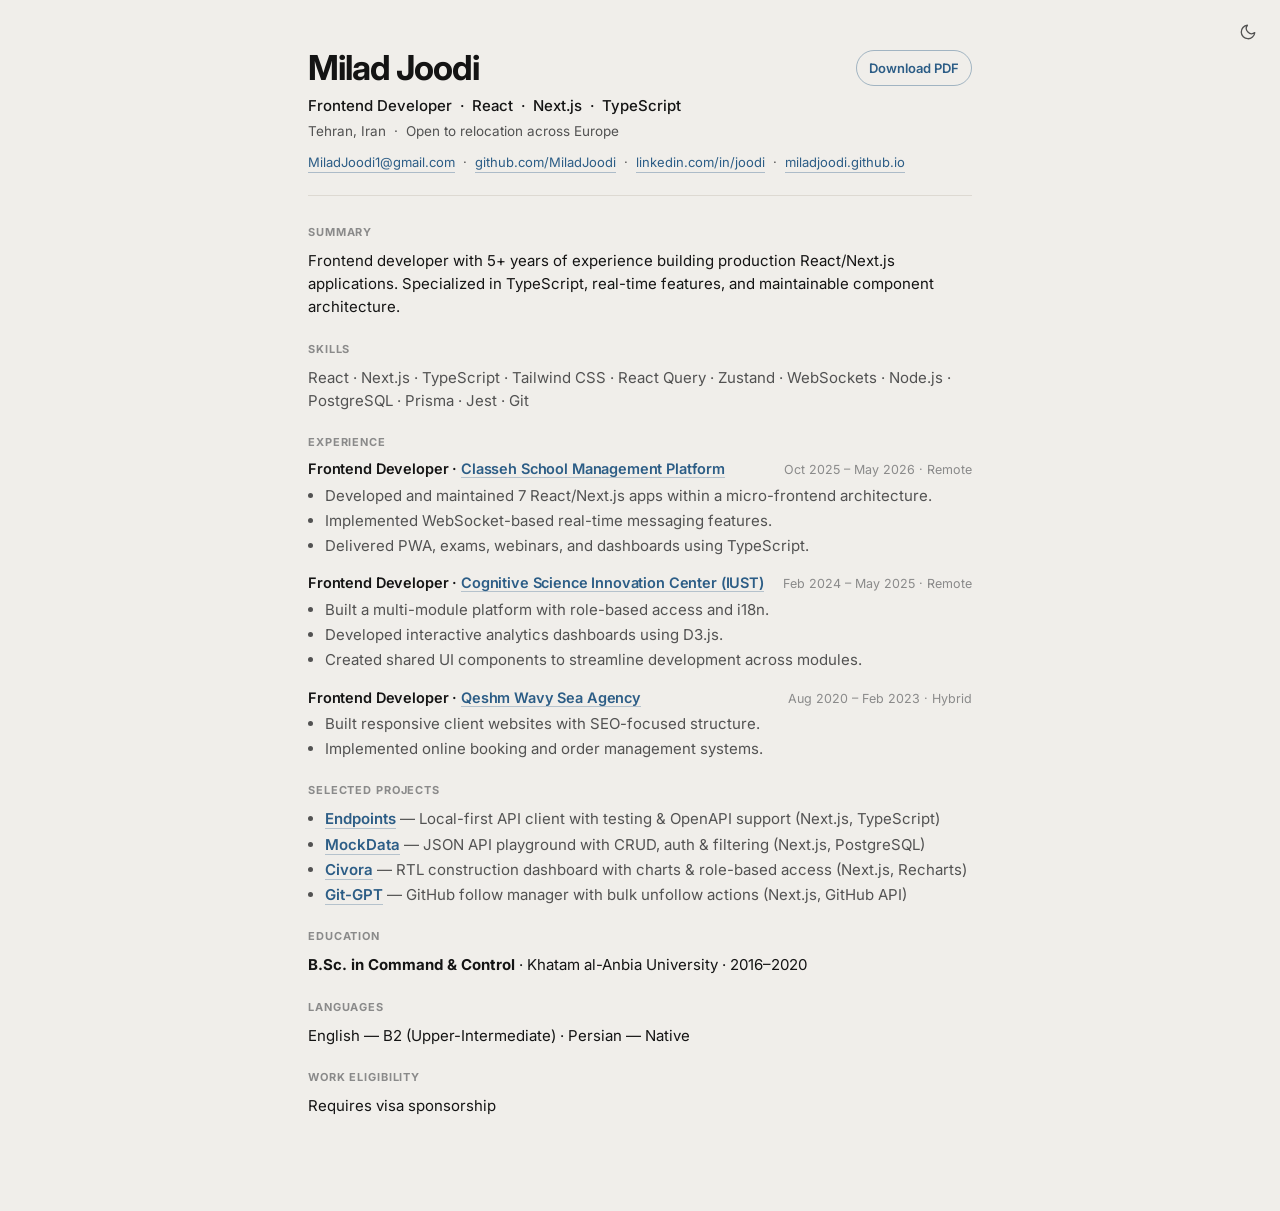
<file: resume.html>
<!doctype html>
<html lang="en" dir="ltr">
<head>
<meta charset="utf-8">
<meta name="viewport" content="width=device-width, initial-scale=1, viewport-fit=cover">
<meta name="robots" content="noindex, nofollow">
<title>Milad Joodi — Resume</title>
<link rel="icon" href="assets/favicon.png" type="image/png">
<script>
  (function () {
    try {
      var t = localStorage.getItem('aj-theme');
      if (t === 'dark' || t === 'light') {
        document.documentElement.setAttribute('data-theme', t);
      } else {
        var prefersDark = window.matchMedia('(prefers-color-scheme: dark)').matches;
        document.documentElement.setAttribute('data-theme', prefersDark ? 'dark' : 'light');
      }
    } catch (e) {
      document.documentElement.setAttribute('data-theme', 'light');
    }
  })();
</script>
<link rel="preconnect" href="https://fonts.googleapis.com">
<link rel="preconnect" href="https://fonts.gstatic.com" crossorigin>
<link href="https://fonts.googleapis.com/css2?family=Inter:wght@400;500;600;700&display=swap" rel="stylesheet">
<link rel="stylesheet" href="assets/resume.css">
</head>
<body>

<button class="theme-btn" id="themeToggle" type="button" aria-label="Toggle dark mode">
  <svg class="icon-moon" viewBox="0 0 24 24" fill="none" stroke="currentColor" stroke-width="1.75" stroke-linecap="round" stroke-linejoin="round" aria-hidden="true"><path d="M21 12.79A9 9 0 1 1 11.21 3 7 7 0 0 0 21 12.79z"/></svg>
  <svg class="icon-sun" viewBox="0 0 24 24" fill="none" stroke="currentColor" stroke-width="1.75" stroke-linecap="round" stroke-linejoin="round" aria-hidden="true"><circle cx="12" cy="12" r="4"/><path d="M12 2v2M12 20v2M4.93 4.93l1.41 1.41M17.66 17.66l1.41 1.41M2 12h2M20 12h2M4.93 19.07l1.41-1.41M17.66 6.34l1.41-1.41"/></svg>
</button>

<main class="resume">
  <header class="resume-header">
    <div class="resume-title-row">
      <h1>Milad Joodi</h1>
      <a class="resume-download" href="assets/resume/Milad_Joodi_CV.pdf" download="Milad_Joodi_CV.pdf">Download PDF</a>
    </div>
    <p class="resume-role">Frontend Developer &nbsp;·&nbsp; React &nbsp;·&nbsp; Next.js &nbsp;·&nbsp; TypeScript</p>
    <p class="resume-loc">Tehran, Iran &nbsp;·&nbsp; Open to relocation across Europe</p>
    <p class="resume-links">
      <a href="mailto:MiladJoodi1@gmail.com">MiladJoodi1@gmail.com</a>
      <span aria-hidden="true">·</span>
      <a href="https://github.com/MiladJoodi" target="_blank" rel="noopener">github.com/MiladJoodi</a>
      <span aria-hidden="true">·</span>
      <a href="https://www.linkedin.com/in/joodi/" target="_blank" rel="noopener">linkedin.com/in/joodi</a>
      <span aria-hidden="true">·</span>
      <a href="https://miladjoodi.github.io" target="_blank" rel="noopener">miladjoodi.github.io</a>
    </p>
  </header>

  <section class="resume-section">
    <h2>Summary</h2>
    <p>Frontend developer with 5+ years of experience building production React/Next.js applications. Specialized in TypeScript, real-time features, and maintainable component architecture.</p>
  </section>

  <section class="resume-section">
    <h2>Skills</h2>
    <p class="resume-skills">React · Next.js · TypeScript · Tailwind CSS · React Query · Zustand · WebSockets · Node.js · PostgreSQL · Prisma · Jest · Git</p>
  </section>

  <section class="resume-section">
    <h2>Experience</h2>

    <article class="job">
      <div class="job-head">
        <h3>Frontend Developer · <a href="https://classeh.com/" target="_blank" rel="noopener">Classeh School Management Platform</a></h3>
        <p class="job-meta">Oct 2025 – May 2026 · Remote</p>
      </div>
      <ul>
        <li>Developed and maintained 7 React/Next.js apps within a micro-frontend architecture.</li>
        <li>Implemented WebSocket-based real-time messaging features.</li>
        <li>Delivered PWA, exams, webinars, and dashboards using TypeScript.</li>
      </ul>
    </article>

    <article class="job">
      <div class="job-head">
        <h3>Frontend Developer · <a href="https://cognitive.iust.ac.ir/" target="_blank" rel="noopener">Cognitive Science Innovation Center (IUST)</a></h3>
        <p class="job-meta">Feb 2024 – May 2025 · Remote</p>
      </div>
      <ul>
        <li>Built a multi-module platform with role-based access and i18n.</li>
        <li>Developed interactive analytics dashboards using D3.js.</li>
        <li>Created shared UI components to streamline development across modules.</li>
      </ul>
    </article>

    <article class="job">
      <div class="job-head">
        <h3>Frontend Developer · <a href="https://qhmshp.net/" target="_blank" rel="noopener">Qeshm Wavy Sea Agency</a></h3>
        <p class="job-meta">Aug 2020 – Feb 2023 · Hybrid</p>
      </div>
      <ul>
        <li>Built responsive client websites with SEO-focused structure.</li>
        <li>Implemented online booking and order management systems.</li>
      </ul>
    </article>
  </section>

  <section class="resume-section">
    <h2>Selected Projects</h2>
    <ul class="projects">
      <li><strong><a href="https://endpoints.ir" target="_blank" rel="noopener">Endpoints</a></strong> — Local-first API client with testing &amp; OpenAPI support (Next.js, TypeScript)</li>
      <li><strong><a href="https://mockdata.ir" target="_blank" rel="noopener">MockData</a></strong> — JSON API playground with CRUD, auth &amp; filtering (Next.js, PostgreSQL)</li>
      <li><strong><a href="https://civora-dashboard.netlify.app" target="_blank" rel="noopener">Civora</a></strong> — RTL construction dashboard with charts &amp; role-based access (Next.js, Recharts)</li>
      <li><strong><a href="https://git-gpt.netlify.app/" target="_blank" rel="noopener">Git-GPT</a></strong> — GitHub follow manager with bulk unfollow actions (Next.js, GitHub API)</li>
    </ul>
  </section>

  <section class="resume-section">
    <h2>Education</h2>
    <p><strong>B.Sc. in Command &amp; Control</strong> · Khatam al-Anbia University · 2016–2020</p>
  </section>

  <section class="resume-section">
    <h2>Languages</h2>
    <p>English — B2 (Upper-Intermediate) · Persian — Native</p>
  </section>

  <section class="resume-section">
    <h2>Work Eligibility</h2>
    <p>Requires visa sponsorship</p>
  </section>
</main>

<script>
  (function () {
    var root = document.documentElement;
    var btn = document.getElementById('themeToggle');
    if (!btn) return;
    window.matchMedia('(prefers-color-scheme: dark)').addEventListener('change', function (e) {
      try {
        if (localStorage.getItem('aj-theme')) return;
      } catch (err) {}
      root.setAttribute('data-theme', e.matches ? 'dark' : 'light');
    });
    btn.addEventListener('click', function () {
      var next = (root.getAttribute('data-theme') || 'light') === 'dark' ? 'light' : 'dark';
      root.setAttribute('data-theme', next);
      try { localStorage.setItem('aj-theme', next); } catch (e) {}
      btn.blur();
    });
  })();
</script>
</body>
</html>
</file>
<file: assets/resume.css>
:root {
  --bg: #f0eeea;
  --paper: #ffffff;
  --ink: #141414;
  --ink-soft: #525252;
  --ink-faint: #8a8a8a;
  --line: #ddd9d2;
  --line-soft: color-mix(in srgb, #ddd9d2 75%, transparent);
  --link: #2c5d86;
  --link-hover: #1a3f5c;
  color-scheme: light;
}
:root[data-theme="dark"] {
  --bg: #1a1917;
  --paper: #242220;
  --ink: #f0eeea;
  --ink-soft: #a3a3a3;
  --ink-faint: #8a8680;
  --line: #3f3c37;
  --line-soft: color-mix(in srgb, #3f3c37 80%, transparent);
  --link: #8ab4d4;
  --link-hover: #b7d4ea;
  color-scheme: dark;
}

* { box-sizing: border-box; }
html { background: var(--bg); }
body {
  margin: 0;
  background: var(--bg);
  color: var(--ink);
  font-family: 'Inter', 'Segoe UI', sans-serif;
  font-size: 15px;
  line-height: 1.55;
  font-weight: 400;
  -webkit-font-smoothing: antialiased;
}

a {
  color: var(--link);
  text-decoration: none;
  border-bottom: 1px solid color-mix(in srgb, var(--link) 35%, transparent);
  transition: border-color .15s ease, color .15s ease;
}
a:hover {
  color: var(--link-hover);
  border-bottom-color: var(--link-hover);
}

.theme-btn {
  position: fixed;
  top: 14px;
  right: 14px;
  z-index: 10;
  display: flex;
  align-items: center;
  justify-content: center;
  width: 36px;
  height: 36px;
  border: none;
  border-radius: 50%;
  background: transparent;
  color: var(--ink-soft);
  cursor: pointer;
  padding: 0;
}
.theme-btn:hover { color: var(--ink); }
.theme-btn svg { width: 18px; height: 18px; display: block; }
.theme-btn .icon-sun { display: none; }
.theme-btn .icon-moon { display: block; }
:root[data-theme="dark"] .theme-btn .icon-sun { display: block; }
:root[data-theme="dark"] .theme-btn .icon-moon { display: none; }

.resume {
  max-width: 720px;
  margin: 0 auto;
  padding: 48px 28px 72px;
}

.resume-header {
  margin-bottom: 28px;
  padding-bottom: 22px;
  border-bottom: 1px solid var(--line);
}
.resume-title-row {
  display: flex;
  align-items: center;
  justify-content: space-between;
  gap: 12px 16px;
  flex-wrap: wrap;
  margin-bottom: 6px;
}
.resume-header h1 {
  margin: 0;
  font-size: clamp(1.75rem, 4vw, 2.15rem);
  font-weight: 700;
  letter-spacing: -0.03em;
  line-height: 1.15;
}
.resume-download {
  display: inline-flex;
  align-items: center;
  flex-shrink: 0;
  padding: 7px 12px;
  border: 1.5px solid color-mix(in srgb, var(--link) 40%, transparent);
  border-radius: 999px;
  font-size: 13px;
  font-weight: 600;
  color: var(--link);
  border-bottom-width: 1.5px;
}
.resume-download:hover {
  color: var(--link-hover);
  border-color: var(--link-hover);
  background: color-mix(in srgb, var(--link) 8%, transparent);
}
.resume-role {
  margin: 0 0 4px;
  font-size: 15px;
  font-weight: 500;
  color: var(--ink);
}
.resume-loc {
  margin: 0 0 10px;
  font-size: 13.5px;
  color: var(--ink-soft);
}
.resume-links {
  margin: 0;
  font-size: 13px;
  color: var(--ink-soft);
  display: flex;
  flex-wrap: wrap;
  gap: 4px 8px;
  align-items: center;
}
.resume-links a { border-bottom-color: color-mix(in srgb, var(--link) 35%, transparent); }
.resume-links a:hover { border-bottom-color: var(--link-hover); }

.resume-section {
  margin-bottom: 22px;
}
.resume-section h2 {
  margin: 0 0 8px;
  font-size: 11px;
  font-weight: 700;
  letter-spacing: 0.08em;
  text-transform: uppercase;
  color: var(--ink-faint);
}
.resume-section > p {
  margin: 0;
  color: var(--ink);
}
.resume-skills {
  color: var(--ink-soft) !important;
}

.job {
  margin-bottom: 16px;
}
.job:last-child { margin-bottom: 0; }
.job-head {
  display: flex;
  flex-wrap: wrap;
  align-items: baseline;
  justify-content: space-between;
  gap: 4px 16px;
  margin-bottom: 4px;
}
.job-head h3 {
  margin: 0;
  font-size: 14.5px;
  font-weight: 600;
  letter-spacing: -0.01em;
  line-height: 1.35;
}
.job-head h3 a {
  border-bottom-color: color-mix(in srgb, var(--link) 30%, transparent);
  font-weight: 600;
}
.job-head h3 a:hover {
  border-bottom-color: var(--link-hover);
}
.job-meta {
  margin: 0;
  font-size: 12.5px;
  color: var(--ink-faint);
  white-space: nowrap;
}
.job ul,
.projects {
  margin: 0;
  padding-left: 1.15em;
}
.job li,
.projects li {
  margin: 2px 0;
  color: var(--ink-soft);
}
.projects strong {
  color: var(--ink);
  font-weight: 600;
}
.projects strong a {
  border-bottom-color: color-mix(in srgb, var(--link) 30%, transparent);
  font-weight: 600;
}
.projects strong a:hover {
  border-bottom-color: var(--link-hover);
}

@media (max-width: 640px) {
  .resume { padding: 36px 18px 56px; }
  .resume-links { gap: 2px 6px; }
  .job-meta { white-space: normal; }
  .theme-btn { top: 10px; right: 10px; }
}

@media print {
  :root, :root[data-theme="dark"] {
    --bg: #fff;
    --paper: #fff;
    --ink: #111;
    --ink-soft: #333;
    --ink-faint: #666;
    --line: #ccc;
  }
  body { background: #fff; color: #111; font-size: 11pt; }
  .theme-btn { display: none !important; }
  .resume-download { display: none !important; }
  .resume { max-width: none; padding: 0; }
  a { border-bottom: none; color: #2c5d86; }
  .resume-section { break-inside: avoid; }
  .job { break-inside: avoid; }
}
</file>
